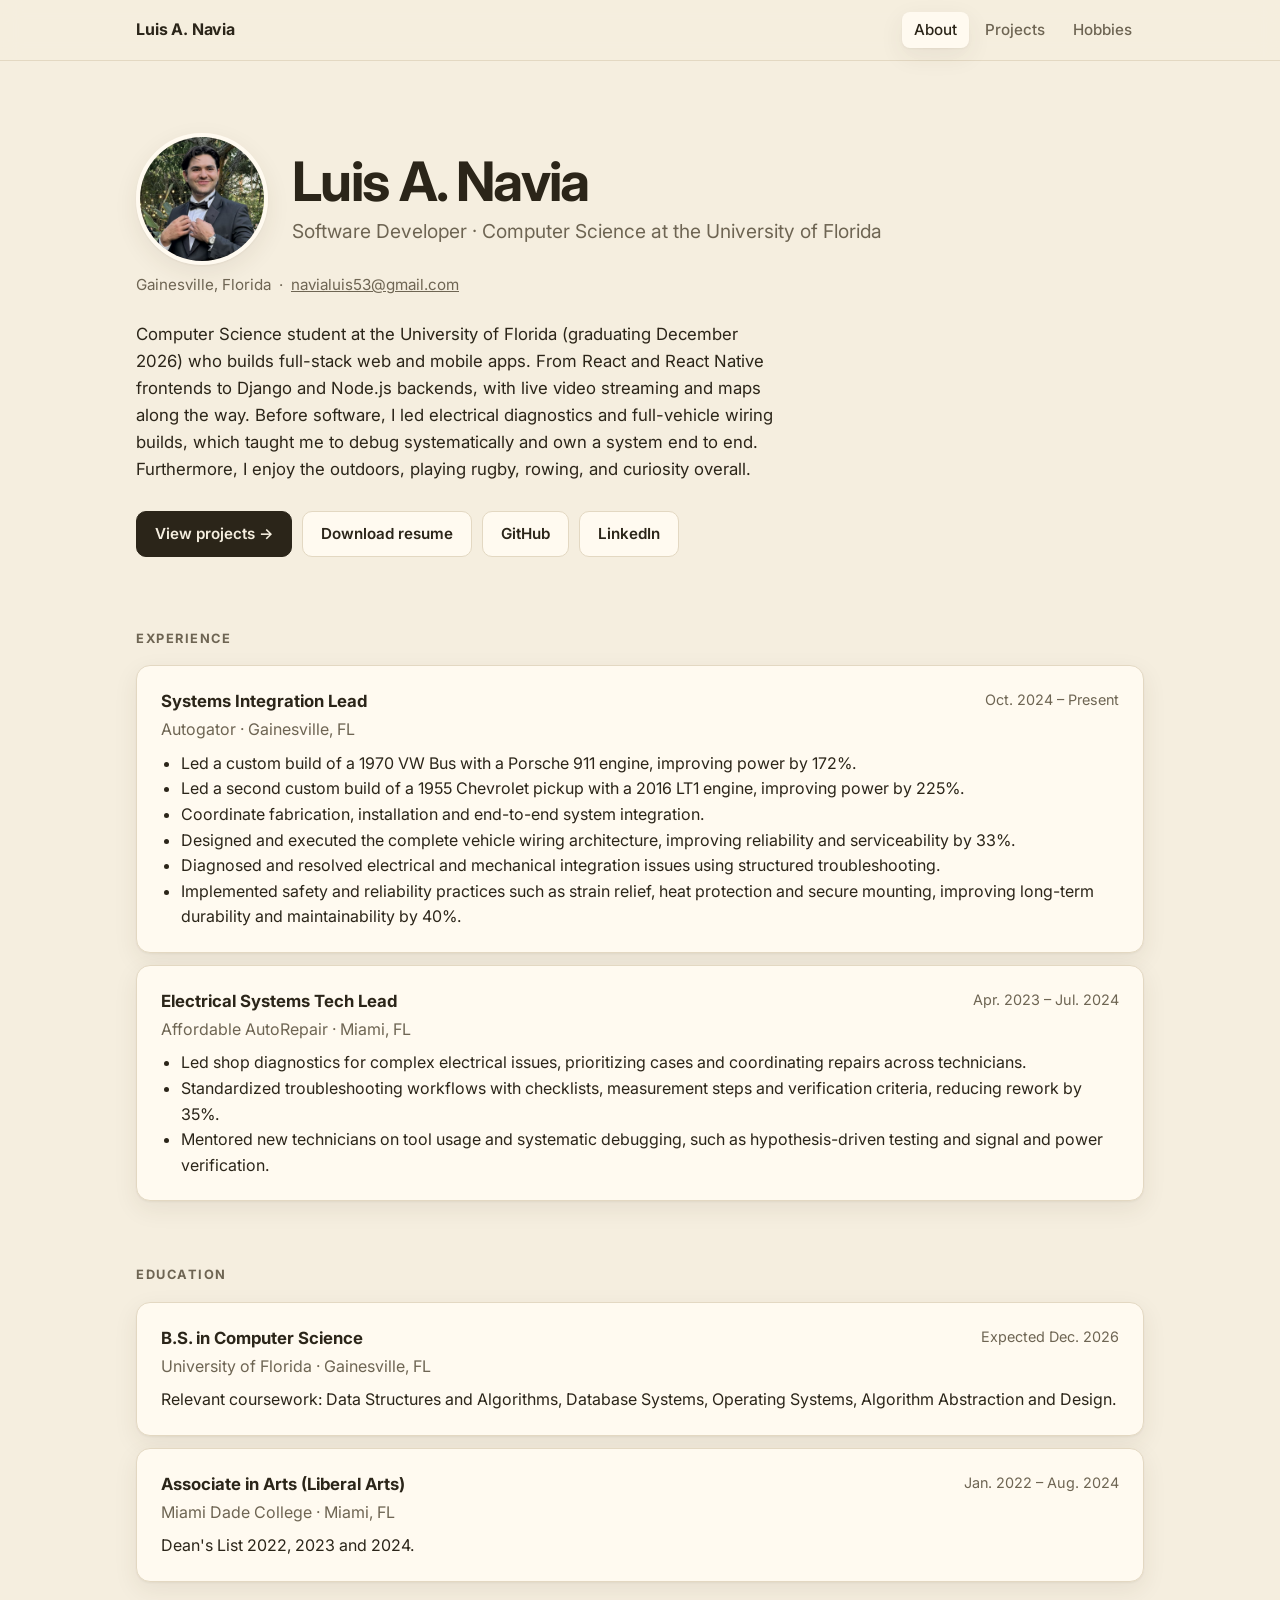
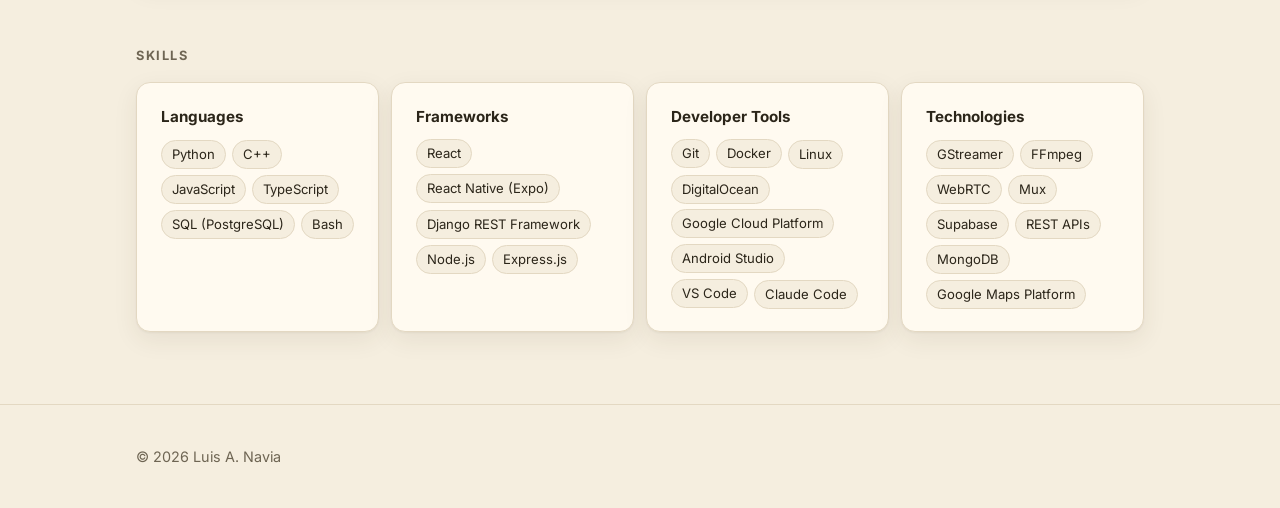
<file: index.html>
<!doctype html>
<html lang="en">
<head>
  <meta charset="UTF-8" />
  <meta name="viewport" content="width=device-width, initial-scale=1.0" />
  <title>Luis A. Navia</title>
  <link rel="canonical" href="https://alfredonavia.com/" />
  <meta name="description" content="Luis A. Navia — software developer in Gainesville, Florida. Resume and projects." />
  <meta property="og:type" content="website" />
  <meta property="og:site_name" content="Luis A. Navia" />
  <meta property="og:title" content="Luis A. Navia" />
  <meta property="og:description" content="Luis A. Navia — software developer in Gainesville, Florida. Resume and projects." />
  <meta name="twitter:card" content="summary" />
  <link rel="icon" href="/favicon.svg" type="image/svg+xml" />
  <meta property="og:url" content="https://alfredonavia.com/" />
  <link rel="preconnect" href="https://fonts.googleapis.com" />
  <link rel="preconnect" href="https://fonts.gstatic.com" crossorigin />
  <link href="https://fonts.googleapis.com/css2?family=Inter:wght@400;500;600;700;800&display=swap" rel="stylesheet" />
  <link rel="stylesheet" href="css/style.css" />
</head>
<body data-page="home">
  <main class="wrap" id="content"></main>
  <script src="js/data.js"></script>
  <script src="js/site.js"></script>
</body>
</html>
</file>
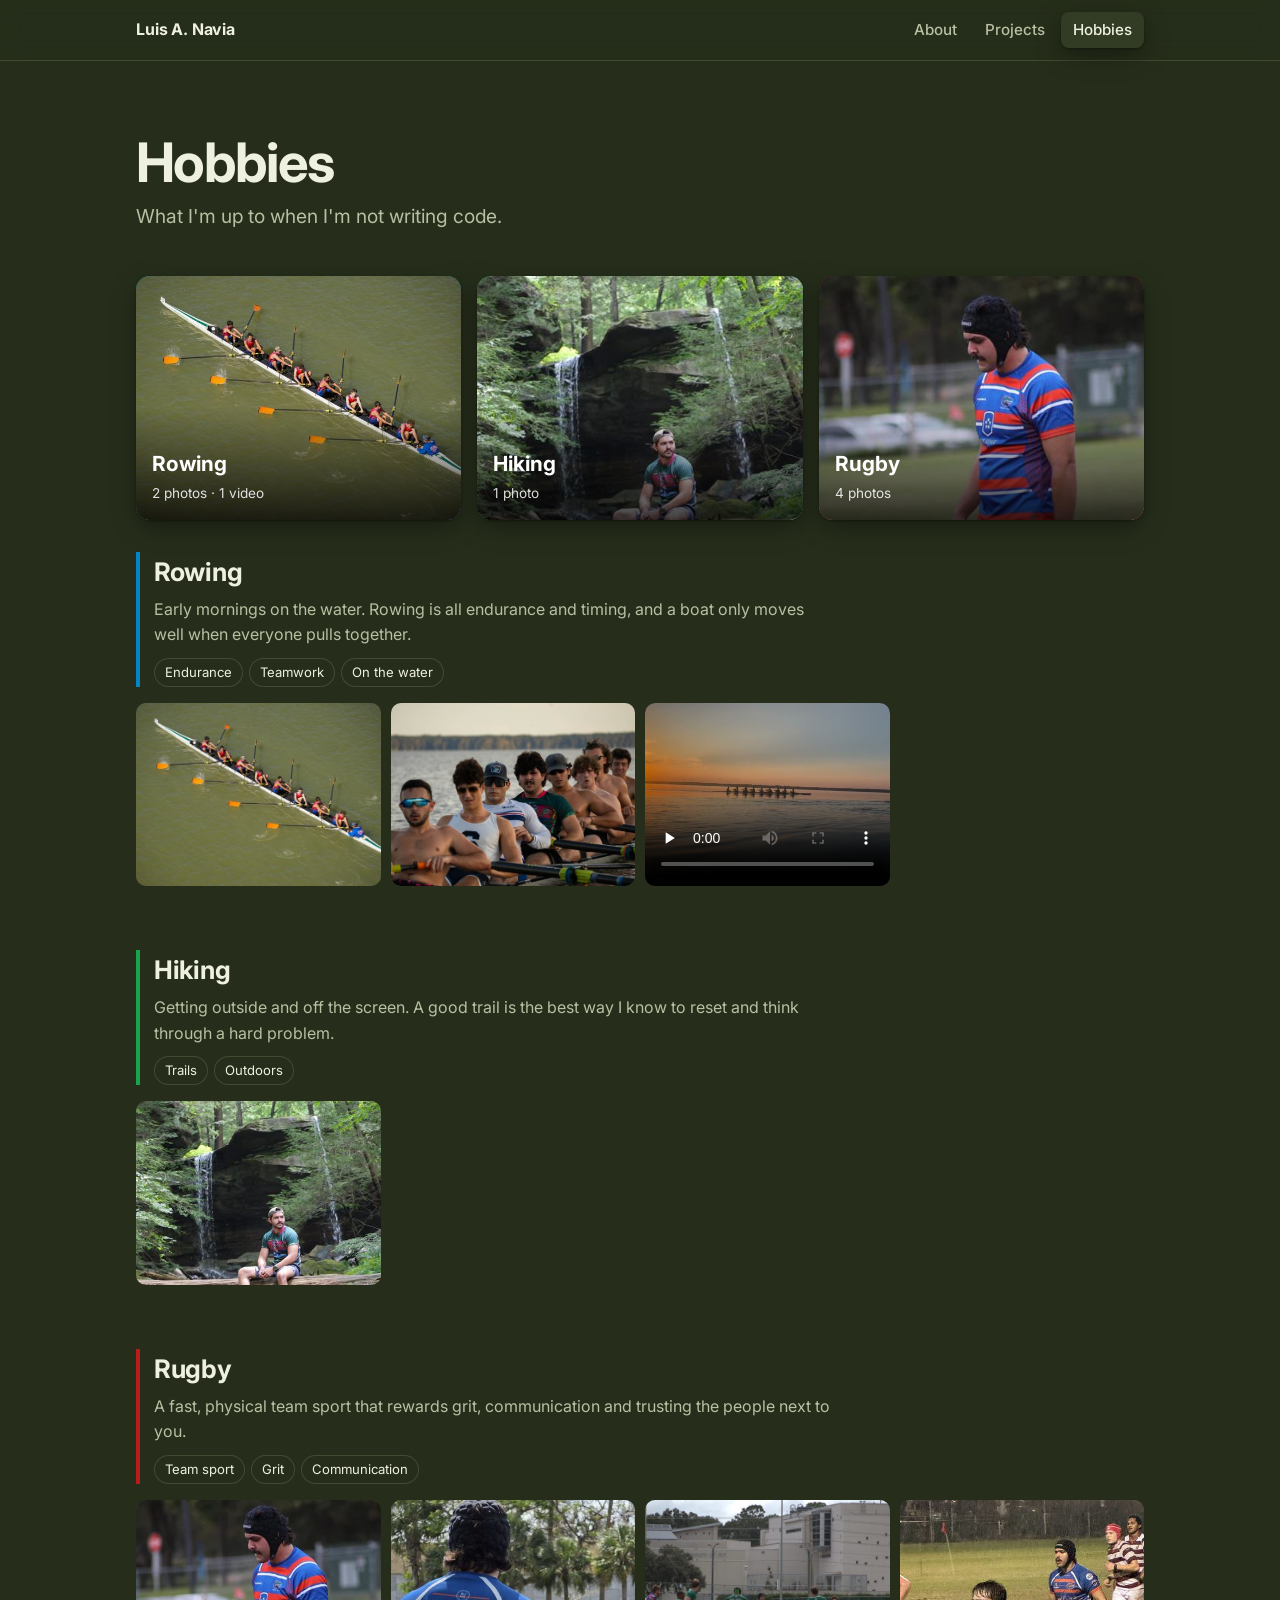
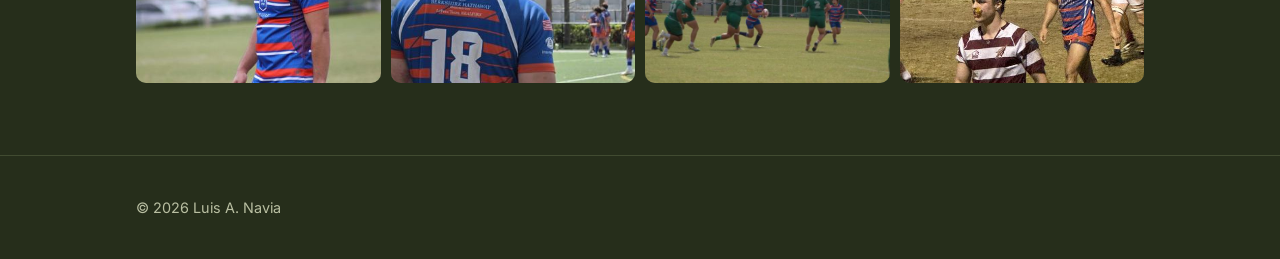
<file: hobbies.html>
<!doctype html>
<html lang="en">
<head>
  <meta charset="UTF-8" />
  <meta name="viewport" content="width=device-width, initial-scale=1.0" />
  <title>Hobbies — Luis A. Navia</title>
  <link rel="canonical" href="https://alfredonavia.com/hobbies" />
  <meta name="description" content="What Luis A. Navia does outside of code." />
  <meta property="og:type" content="website" />
  <meta property="og:site_name" content="Luis A. Navia" />
  <meta property="og:title" content="Hobbies — Luis A. Navia" />
  <meta property="og:description" content="What Luis A. Navia does outside of code." />
  <meta name="twitter:card" content="summary" />
  <link rel="icon" href="/favicon.svg" type="image/svg+xml" />
  <meta property="og:url" content="https://alfredonavia.com/hobbies" />
  <link rel="preconnect" href="https://fonts.googleapis.com" />
  <link rel="preconnect" href="https://fonts.gstatic.com" crossorigin />
  <link href="https://fonts.googleapis.com/css2?family=Inter:wght@400;500;600;700;800&display=swap" rel="stylesheet" />
  <link rel="stylesheet" href="css/style.css" />
</head>
<body data-page="hobbies">
  <main class="wrap" id="content"></main>
  <script src="js/data.js"></script>
  <script src="js/site.js"></script>
</body>
</html>
</file>
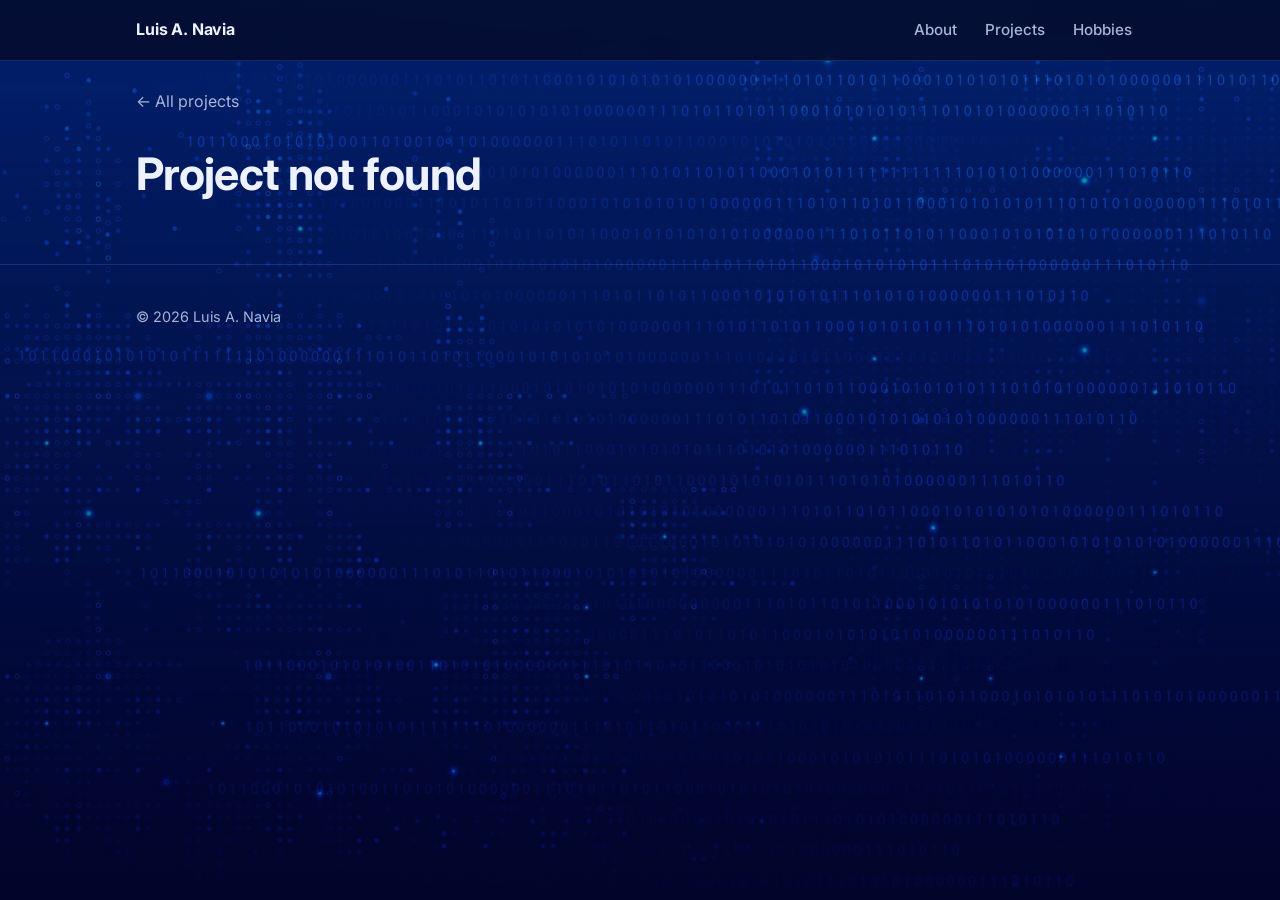
<file: project.html>
<!doctype html>
<html lang="en">
<head>
  <meta charset="UTF-8" />
  <meta name="viewport" content="width=device-width, initial-scale=1.0" />
  <title>Project — Luis A. Navia</title>
  <meta name="description" content="A project by Luis A. Navia." />
  <meta property="og:type" content="website" />
  <meta property="og:site_name" content="Luis A. Navia" />
  <meta property="og:title" content="Project — Luis A. Navia" />
  <meta property="og:description" content="A project by Luis A. Navia." />
  <meta name="twitter:card" content="summary" />
  <link rel="icon" href="/favicon.svg" type="image/svg+xml" />
  <link rel="preconnect" href="https://fonts.googleapis.com" />
  <link rel="preconnect" href="https://fonts.gstatic.com" crossorigin />
  <link href="https://fonts.googleapis.com/css2?family=Inter:wght@400;500;600;700;800&display=swap" rel="stylesheet" />
  <link rel="stylesheet" href="css/style.css" />
</head>
<body data-page="project">
  <main class="wrap" id="content"></main>
  <script src="js/data.js"></script>
  <script src="js/site.js"></script>
</body>
</html>
</file>
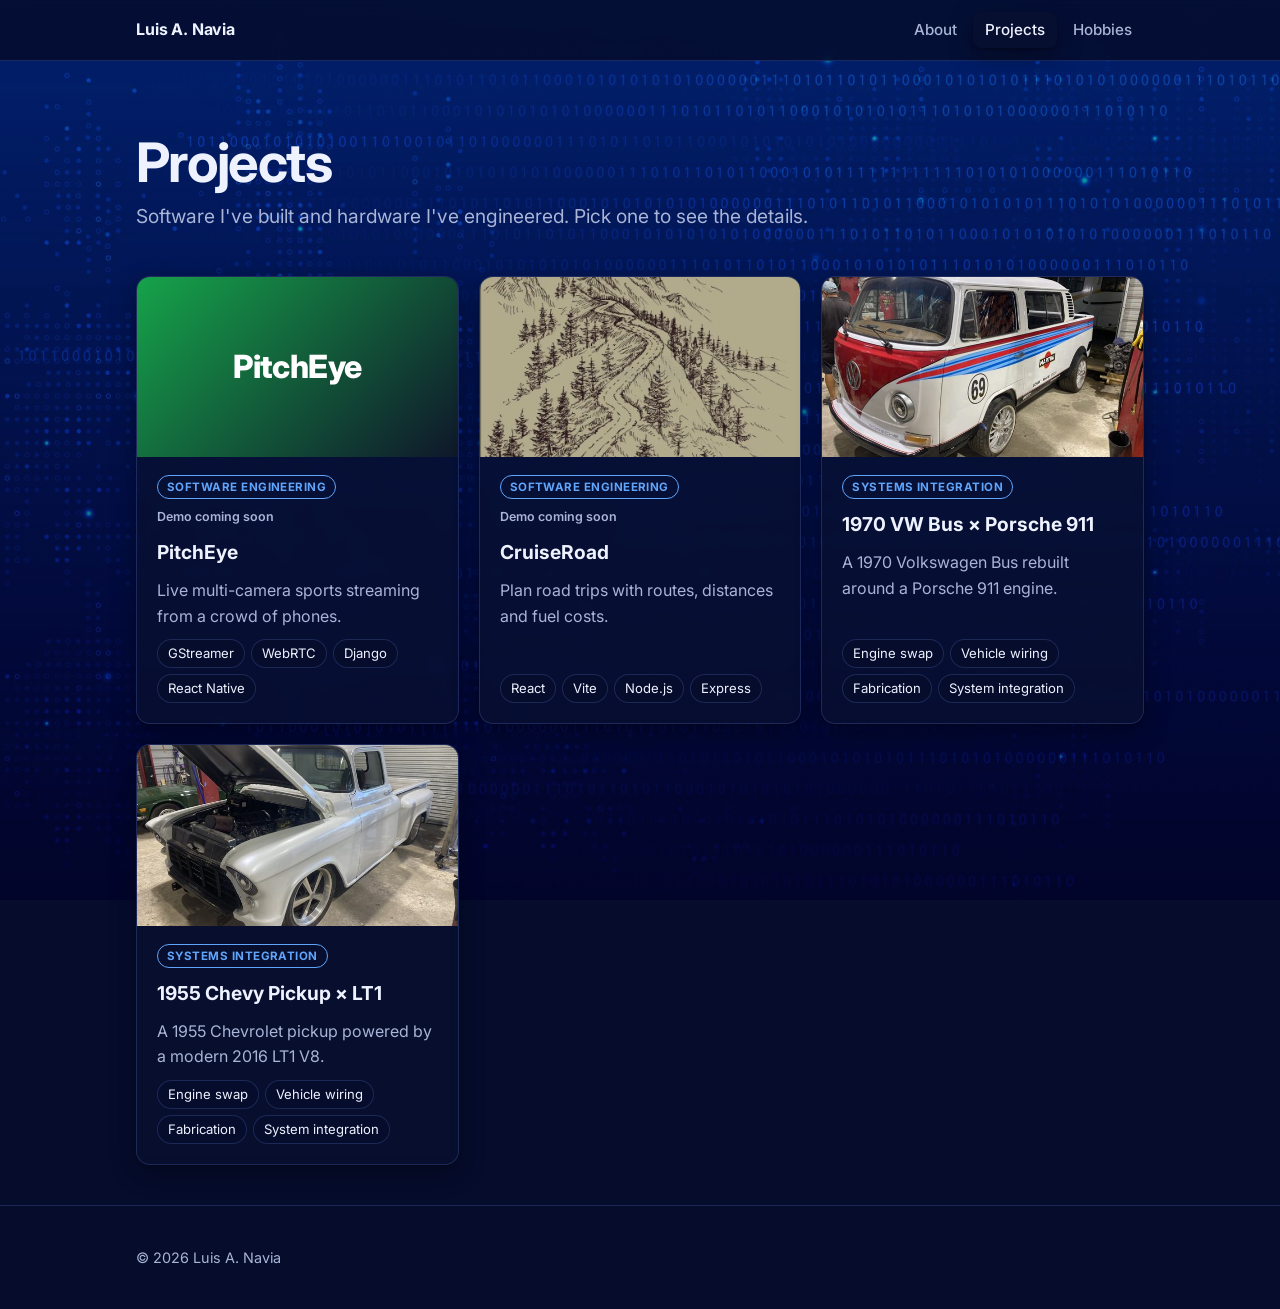
<file: projects.html>
<!doctype html>
<html lang="en">
<head>
  <meta charset="UTF-8" />
  <meta name="viewport" content="width=device-width, initial-scale=1.0" />
  <title>Projects — Luis A. Navia</title>
  <link rel="canonical" href="https://alfredonavia.com/projects" />
  <meta name="description" content="Projects by Luis A. Navia: software (PitchEye, CruiseRoad) and custom vehicle builds." />
  <meta property="og:type" content="website" />
  <meta property="og:site_name" content="Luis A. Navia" />
  <meta property="og:title" content="Projects — Luis A. Navia" />
  <meta property="og:description" content="Projects by Luis A. Navia: software (PitchEye, CruiseRoad) and custom vehicle builds." />
  <meta name="twitter:card" content="summary" />
  <link rel="icon" href="/favicon.svg" type="image/svg+xml" />
  <meta property="og:url" content="https://alfredonavia.com/projects" />
  <link rel="preconnect" href="https://fonts.googleapis.com" />
  <link rel="preconnect" href="https://fonts.gstatic.com" crossorigin />
  <link href="https://fonts.googleapis.com/css2?family=Inter:wght@400;500;600;700;800&display=swap" rel="stylesheet" />
  <link rel="stylesheet" href="css/style.css" />
</head>
<body data-page="projects">
  <main class="wrap" id="content"></main>
  <script src="js/data.js"></script>
  <script src="js/site.js"></script>
</body>
</html>
</file>
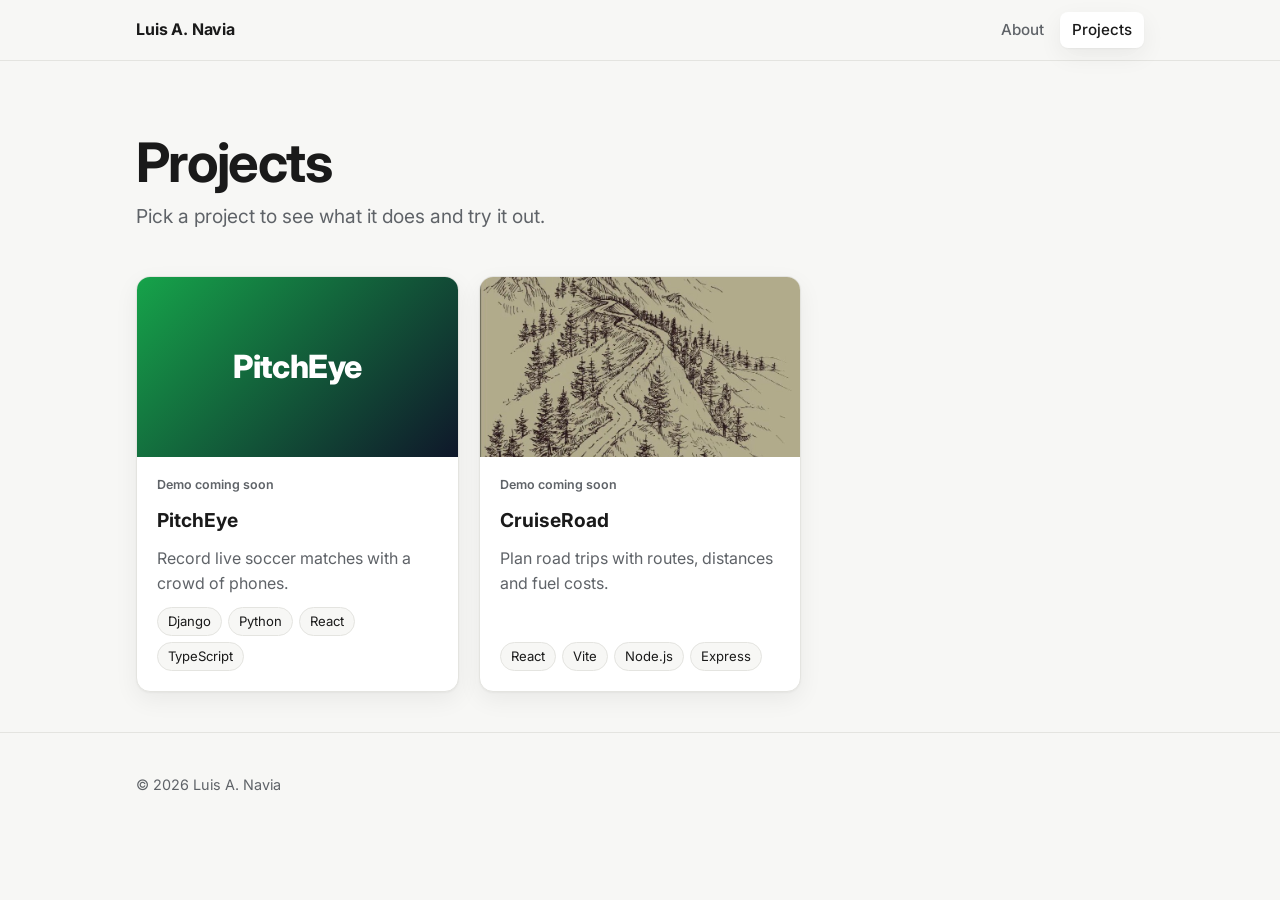
<file: portfolio/projects.html>
<!doctype html>
<html lang="en">
<head>
  <meta charset="UTF-8" />
  <meta name="viewport" content="width=device-width, initial-scale=1.0" />
  <title>Projects — Luis A. Navia</title>
  <link rel="canonical" href="https://alfredonavia.com/projects" />
  <meta name="description" content="Projects by Luis A. Navia, including PitchEye and CruiseRoad." />
  <meta property="og:type" content="website" />
  <meta property="og:site_name" content="Luis A. Navia" />
  <meta property="og:title" content="Projects — Luis A. Navia" />
  <meta property="og:description" content="Projects by Luis A. Navia, including PitchEye and CruiseRoad." />
  <meta name="twitter:card" content="summary" />
  <link rel="icon" href="/favicon.svg" type="image/svg+xml" />
  <meta property="og:url" content="https://alfredonavia.com/projects" />
  <link rel="preconnect" href="https://fonts.googleapis.com" />
  <link rel="preconnect" href="https://fonts.gstatic.com" crossorigin />
  <link href="https://fonts.googleapis.com/css2?family=Inter:wght@400;500;600;700;800&display=swap" rel="stylesheet" />
  <link rel="stylesheet" href="css/style.css" />
</head>
<body data-page="projects">
  <main class="wrap" id="content"></main>
  <script src="js/data.js"></script>
  <script src="js/site.js"></script>
</body>
</html>
</file>
<file: css/style.css>
:root {
  /* Each page has its own theme, picked by <body data-page="...">.
     Default (About page): creamy off-white. */
  color-scheme: light;
  --bg: #f5eedf;
  --surface: #fffaf0;
  --text: #2b2519;
  --muted: #6e6553;
  --border: #e3d8c2;
  --accent: #1d4ed8;
  --radius: 14px;
  --shadow: 0 1px 2px rgba(60, 45, 20, 0.05), 0 8px 24px rgba(60, 45, 20, 0.08);
  --max: 1040px;
}

/* Projects grid + project pages: dark blue over the binary-code image. */
body[data-page="projects"],
body[data-page="project"] {
  color-scheme: dark;
  --bg: #050c2c;
  --surface: rgba(8, 16, 48, 0.78);
  --text: #eef2ff;
  --muted: #a9b4d6;
  --border: rgba(120, 150, 255, 0.2);
  --shadow: 0 1px 2px rgba(0, 0, 0, 0.3), 0 8px 24px rgba(0, 0, 0, 0.35);
}
/* Not set on project pages: there each project's own accent (set on <html> by site.js) is used. */
body[data-page="projects"] { --accent: #60a5fa; }

/* Hobbies: dark military green. */
body[data-page="hobbies"] {
  color-scheme: dark;
  --bg: #262e1b;
  --surface: #323c25;
  --text: #eef0e0;
  --muted: #b9bfa2;
  --border: rgba(190, 205, 150, 0.18);
  --accent: #a8bd6e;
  --shadow: 0 1px 2px rgba(0, 0, 0, 0.3), 0 8px 24px rgba(0, 0, 0, 0.35);
}

* { box-sizing: border-box; }

html { scroll-behavior: smooth; }

/* Projects pages: fixed full-screen background image (a pseudo-element, because
   background-attachment: fixed doesn't work on iOS). */
body[data-page="projects"]::before,
body[data-page="project"]::before {
  content: "";
  position: fixed;
  inset: 0;
  z-index: -1;
  background:
    linear-gradient(rgba(3, 8, 30, 0.35), rgba(3, 8, 30, 0.55)),
    url("../assets/img/bg.jpg") center / cover no-repeat,
    var(--bg);
}

body {
  margin: 0;
  background: var(--bg);
  color: var(--text);
  font-family: "Inter", system-ui, -apple-system, "Segoe UI", sans-serif;
  line-height: 1.6;
  -webkit-font-smoothing: antialiased;
}

a { color: inherit; }

.wrap {
  max-width: var(--max);
  margin: 0 auto;
  padding: 0 16px;
}

/* Header */
.site-header {
  position: sticky;
  top: 0;
  z-index: 10;
  background: color-mix(in srgb, var(--bg) 85%, transparent);
  backdrop-filter: blur(10px);
  border-bottom: 1px solid var(--border);
}
.site-header .wrap {
  display: flex;
  align-items: center;
  justify-content: space-between;
  height: 60px;
}
.logo {
  font-weight: 700;
  text-decoration: none;
  letter-spacing: -0.01em;
}
.nav { display: flex; gap: 4px; }
.nav a {
  text-decoration: none;
  color: var(--muted);
  padding: 6px 12px;
  border-radius: 8px;
  font-size: 0.95rem;
  font-weight: 500;
}
.nav a:hover { color: var(--text); background: var(--border); }
.nav a.active { color: var(--text); background: var(--surface); box-shadow: var(--shadow); }
.card, .project-card { backdrop-filter: blur(6px); }

/* Buttons */
.btn {
  display: inline-flex;
  align-items: center;
  gap: 8px;
  padding: 10px 18px;
  border-radius: 10px;
  border: 1px solid var(--border);
  background: var(--surface);
  color: var(--text);
  text-decoration: none;
  font-weight: 600;
  font-size: 0.95rem;
  cursor: pointer;
}
.btn:hover { border-color: var(--muted); }
.btn.primary { background: var(--text); color: var(--bg); border-color: var(--text); }
.btn.primary:hover { opacity: 0.88; }
.btn[aria-disabled="true"] { opacity: 0.45; pointer-events: none; }
.btn-row { display: flex; flex-wrap: wrap; gap: 10px; }

/* Hero */
.hero { padding: 72px 0 40px; }
.hero h1 {
  font-size: clamp(2.2rem, 6vw, 3.4rem);
  line-height: 1.1;
  letter-spacing: -0.03em;
  margin: 0 0 8px;
}
.hero .title { font-size: 1.2rem; color: var(--muted); margin: 0 0 20px; }
.hero .summary { max-width: 640px; font-size: 1.05rem; margin: 0 0 28px; }
.meta { color: var(--muted); font-size: 0.95rem; margin-bottom: 24px; }
.meta span + span::before { content: "·"; margin: 0 8px; }

/* Sections */
section { padding: 32px 0; }
section h2 {
  font-size: 0.8rem;
  text-transform: uppercase;
  letter-spacing: 0.12em;
  color: var(--muted);
  margin: 0 0 16px;
}

.card {
  background: var(--surface);
  border: 1px solid var(--border);
  border-radius: var(--radius);
  padding: 22px 24px;
  box-shadow: var(--shadow);
}
.stack > * + * { margin-top: 12px; }

.entry-head {
  display: flex;
  justify-content: space-between;
  flex-wrap: wrap;
  gap: 4px 16px;
}
.entry-head h3 { margin: 0; font-size: 1.05rem; }
.entry-head .dates { color: var(--muted); font-size: 0.9rem; }
.entry-org { color: var(--muted); margin: 2px 0 8px; }
.entry ul { margin: 0; padding-left: 20px; }

.skills { display: grid; grid-template-columns: repeat(auto-fit, minmax(220px, 1fr)); gap: 12px; }
.skills h3 { margin: 0 0 10px; font-size: 0.95rem; }

.tags { display: flex; flex-wrap: wrap; gap: 6px; padding: 0; margin: 0; list-style: none; }
.tags li {
  font-size: 0.82rem;
  padding: 3px 10px;
  border-radius: 999px;
  background: var(--bg);
  border: 1px solid var(--border);
}

/* Project grid */
.projects-grid {
  display: grid;
  grid-template-columns: repeat(auto-fill, minmax(300px, 1fr));
  gap: 20px;
}
.project-card {
  display: flex;
  flex-direction: column;
  background: var(--surface);
  border: 1px solid var(--border);
  border-radius: var(--radius);
  overflow: hidden;
  text-decoration: none;
  box-shadow: var(--shadow);
  transition: transform 0.15s ease, border-color 0.15s ease;
}
.project-card:hover { transform: translateY(-3px); border-color: var(--muted); }
.project-cover {
  aspect-ratio: 16 / 9;
  background: var(--accent);
  background-size: cover;
  background-position: center;
  display: grid;
  place-items: center;
  color: #fff;
  font-size: 2rem;
  font-weight: 800;
  letter-spacing: -0.02em;
}
.project-body { padding: 18px 20px 20px; display: flex; flex-direction: column; gap: 10px; flex: 1; }
.project-body h3 { margin: 0; font-size: 1.2rem; }
.project-body p { margin: 0; color: var(--muted); }
.project-body .tags { margin-top: auto; }
.status {
  font-size: 0.78rem;
  font-weight: 600;
  color: var(--muted);
}
.status.live { color: #16a34a; }
.card-labels { display: flex; flex-wrap: wrap; align-items: center; gap: 8px; }
.category {
  display: inline-block;
  font-size: 0.72rem;
  font-weight: 700;
  letter-spacing: 0.04em;
  text-transform: uppercase;
  color: var(--accent);
  border: 1px solid currentColor;
  border-radius: 999px;
  padding: 2px 9px;
}
.detail-hero .category { margin-bottom: 10px; }

/* Project detail */
.back { display: inline-block; margin: 28px 0 0; color: var(--muted); text-decoration: none; }
.back:hover { color: var(--text); }
.detail-hero { padding: 24px 0 8px; }
.detail-hero h1 { font-size: clamp(2rem, 5vw, 2.8rem); margin: 0 0 6px; letter-spacing: -0.02em; }
.detail-hero .tagline { color: var(--muted); font-size: 1.15rem; margin: 0 0 20px; }
.detail-grid { display: grid; grid-template-columns: 2fr 1fr; gap: 20px; }
@media (max-width: 760px) { .detail-grid { grid-template-columns: 1fr; } }
.detail-grid ul { margin: 0; padding-left: 20px; }

.demo-frame {
  width: 100%;
  height: 70vh;
  min-height: 420px;
  border: 1px solid var(--border);
  border-radius: var(--radius);
  background: var(--surface);
}
.demo-empty {
  text-align: center;
  color: var(--muted);
  padding: 40px 24px;
}

.site-footer { padding: 40px 0; color: var(--muted); font-size: 0.9rem; border-top: 1px solid var(--border); margin-top: 40px; }

/* ---------- Hobbies: overview tiles + one section per hobby ---------- */
.hobby-overview {
  display: grid;
  grid-template-columns: repeat(auto-fit, minmax(220px, 1fr));
  gap: 16px;
}
.hobby-tile {
  position: relative;
  display: block;
  aspect-ratio: 4 / 3;
  border-radius: var(--radius);
  overflow: hidden;
  color: #fff;
  text-decoration: none;
  box-shadow: var(--shadow);
  background: var(--tile-accent);
}
.hobby-tile-img {
  position: absolute;
  inset: 0;
  background-size: cover;
  background-position: center 25%;
  transition: transform 0.3s ease;
}
.hobby-tile:hover .hobby-tile-img { transform: scale(1.04); }
.hobby-tile-body {
  position: absolute;
  inset: auto 0 0 0;
  padding: 40px 16px 14px;
  background: linear-gradient(transparent, rgba(0, 0, 0, 0.75));
}
.hobby-tile-body h3 { margin: 0; font-size: 1.3rem; }
.hobby-tile-body span { font-size: 0.85rem; opacity: 0.85; }

.hobby { scroll-margin-top: 80px; }
.hobby-head { border-left: 4px solid var(--accent); padding-left: 14px; margin-bottom: 16px; }
.hobby .hobby-head h2 { margin: 0 0 4px; font-size: 1.6rem; text-transform: none; letter-spacing: -0.01em; color: var(--text); }
.hobby-head p { margin: 0 0 10px; color: var(--muted); max-width: 680px; }

/* ---------- Gallery grid (hobbies and project pages) ---------- */
.media-grid {
  display: grid;
  grid-template-columns: repeat(auto-fill, minmax(200px, 1fr));
  gap: 10px;
}
.media-item {
  margin: 0;
  aspect-ratio: 4 / 3;
  border-radius: 10px;
  overflow: hidden;
  background: var(--border);
}
.media-item img,
.media-item video { width: 100%; height: 100%; object-fit: cover; object-position: center 30%; display: block; }
.media-item video { background: #000; }
.media-open { all: unset; display: block; width: 100%; height: 100%; cursor: zoom-in; }
.media-open:focus-visible { outline: 3px solid var(--accent); outline-offset: -3px; }
.media-open img { transition: transform 0.25s ease; }
.media-open:hover img { transform: scale(1.04); }

/* ---------- Lightbox ---------- */
.lightbox {
  position: fixed;
  inset: 0;
  z-index: 100;
  display: flex;
  align-items: center;
  justify-content: center;
  gap: 8px;
  padding: 16px;
  background: rgba(0, 0, 0, 0.9);
}
.lightbox[hidden] { display: none; }
.lightbox figure { margin: 0; max-width: min(1200px, 100%); text-align: center; }
.lightbox img { max-width: 100%; max-height: 82vh; border-radius: 8px; }
.lightbox figcaption { color: #ddd; margin-top: 10px; font-size: 0.95rem; }
.lightbox button {
  background: rgba(255, 255, 255, 0.12);
  color: #fff;
  border: 0;
  border-radius: 999px;
  width: 44px;
  height: 44px;
  font-size: 1.6rem;
  line-height: 1;
  cursor: pointer;
  flex: none;
}
.lightbox button:hover { background: rgba(255, 255, 255, 0.25); }
.lightbox button[hidden] { display: none; }
.lb-close { position: absolute; top: 16px; right: 16px; }
@media (max-width: 640px) {
  .hobby-overview { grid-template-columns: repeat(3, 1fr); gap: 8px; }
  .hobby-tile { aspect-ratio: 3 / 4; }
  .hobby-tile-body { padding: 24px 8px 8px; }
  .hobby-tile-body h3 { font-size: 0.95rem; }
  .hobby-tile-body span { display: none; }
  .media-grid { grid-template-columns: repeat(2, 1fr); gap: 8px; }
  .lb-prev, .lb-next { position: absolute; bottom: 24px; }
  .lb-prev { left: calc(50% - 56px); }
  .lb-next { right: calc(50% - 56px); }
}

/* ---------- Embedded video (e.g. PitchEye field test) ---------- */
.field-test p { margin-top: 0; max-width: 680px; }
.video-embed {
  position: relative;
  aspect-ratio: 16 / 9;
  margin: 0 0 16px;
  border-radius: 10px;
  overflow: hidden;
  background: #000;
}
.video-embed iframe { position: absolute; inset: 0; width: 100%; height: 100%; border: 0; }

/* ---------- About page: headshot next to the name ---------- */
.hero-top { display: flex; align-items: center; gap: 24px; margin-bottom: 8px; }
.hero-top h1 { margin-bottom: 4px; }
.hero-top .title { margin-bottom: 0; }
.avatar {
  width: 132px;
  height: 132px;
  border-radius: 50%;
  object-fit: cover;
  flex: none;
  border: 4px solid var(--surface);
  box-shadow: var(--shadow);
}
@media (max-width: 640px) {
  .hero-top { gap: 16px; }
  .avatar { width: 88px; height: 88px; border-width: 3px; }
}
</file>
<file: portfolio/css/style.css>
:root {
  --bg: #f7f7f5;
  --surface: #ffffff;
  --text: #1a1a1a;
  --muted: #5f6368;
  --border: #e4e4e0;
  --accent: #2563eb;
  --radius: 14px;
  --shadow: 0 1px 2px rgba(0, 0, 0, 0.04), 0 8px 24px rgba(0, 0, 0, 0.06);
  --max: 1040px;
}

@media (prefers-color-scheme: dark) {
  :root {
    --bg: #0f1012;
    --surface: #17181b;
    --text: #ececec;
    --muted: #9aa0a6;
    --border: #2a2c30;
    --accent: #60a5fa;
    --shadow: 0 1px 2px rgba(0, 0, 0, 0.3), 0 8px 24px rgba(0, 0, 0, 0.35);
  }
}

* { box-sizing: border-box; }

html { scroll-behavior: smooth; }

body {
  margin: 0;
  background: var(--bg);
  color: var(--text);
  font-family: "Inter", system-ui, -apple-system, "Segoe UI", sans-serif;
  line-height: 1.6;
  -webkit-font-smoothing: antialiased;
}

a { color: inherit; }

.wrap {
  max-width: var(--max);
  margin: 0 auto;
  padding: 0 16px;
}

/* Header */
.site-header {
  position: sticky;
  top: 0;
  z-index: 10;
  background: color-mix(in srgb, var(--bg) 85%, transparent);
  backdrop-filter: blur(10px);
  border-bottom: 1px solid var(--border);
}
.site-header .wrap {
  display: flex;
  align-items: center;
  justify-content: space-between;
  height: 60px;
}
.logo {
  font-weight: 700;
  text-decoration: none;
  letter-spacing: -0.01em;
}
.nav { display: flex; gap: 4px; }
.nav a {
  text-decoration: none;
  color: var(--muted);
  padding: 6px 12px;
  border-radius: 8px;
  font-size: 0.95rem;
  font-weight: 500;
}
.nav a:hover { color: var(--text); background: var(--border); }
.nav a.active { color: var(--text); background: var(--surface); box-shadow: var(--shadow); }

/* Buttons */
.btn {
  display: inline-flex;
  align-items: center;
  gap: 8px;
  padding: 10px 18px;
  border-radius: 10px;
  border: 1px solid var(--border);
  background: var(--surface);
  color: var(--text);
  text-decoration: none;
  font-weight: 600;
  font-size: 0.95rem;
  cursor: pointer;
}
.btn:hover { border-color: var(--muted); }
.btn.primary { background: var(--text); color: var(--bg); border-color: var(--text); }
.btn.primary:hover { opacity: 0.88; }
.btn[aria-disabled="true"] { opacity: 0.45; pointer-events: none; }
.btn-row { display: flex; flex-wrap: wrap; gap: 10px; }

/* Hero */
.hero { padding: 72px 0 40px; }
.hero h1 {
  font-size: clamp(2.2rem, 6vw, 3.4rem);
  line-height: 1.1;
  letter-spacing: -0.03em;
  margin: 0 0 8px;
}
.hero .title { font-size: 1.2rem; color: var(--muted); margin: 0 0 20px; }
.hero .summary { max-width: 640px; font-size: 1.05rem; margin: 0 0 28px; }
.meta { color: var(--muted); font-size: 0.95rem; margin-bottom: 24px; }
.meta span + span::before { content: "·"; margin: 0 8px; }

/* Sections */
section { padding: 32px 0; }
section h2 {
  font-size: 0.8rem;
  text-transform: uppercase;
  letter-spacing: 0.12em;
  color: var(--muted);
  margin: 0 0 16px;
}

.card {
  background: var(--surface);
  border: 1px solid var(--border);
  border-radius: var(--radius);
  padding: 22px 24px;
  box-shadow: var(--shadow);
}
.stack > * + * { margin-top: 12px; }

.entry-head {
  display: flex;
  justify-content: space-between;
  flex-wrap: wrap;
  gap: 4px 16px;
}
.entry-head h3 { margin: 0; font-size: 1.05rem; }
.entry-head .dates { color: var(--muted); font-size: 0.9rem; }
.entry-org { color: var(--muted); margin: 2px 0 8px; }
.entry ul { margin: 0; padding-left: 20px; }

.skills { display: grid; grid-template-columns: repeat(auto-fit, minmax(220px, 1fr)); gap: 12px; }
.skills h3 { margin: 0 0 10px; font-size: 0.95rem; }

.tags { display: flex; flex-wrap: wrap; gap: 6px; padding: 0; margin: 0; list-style: none; }
.tags li {
  font-size: 0.82rem;
  padding: 3px 10px;
  border-radius: 999px;
  background: var(--bg);
  border: 1px solid var(--border);
}

/* Project grid */
.projects-grid {
  display: grid;
  grid-template-columns: repeat(auto-fill, minmax(300px, 1fr));
  gap: 20px;
}
.project-card {
  display: flex;
  flex-direction: column;
  background: var(--surface);
  border: 1px solid var(--border);
  border-radius: var(--radius);
  overflow: hidden;
  text-decoration: none;
  box-shadow: var(--shadow);
  transition: transform 0.15s ease, border-color 0.15s ease;
}
.project-card:hover { transform: translateY(-3px); border-color: var(--muted); }
.project-cover {
  aspect-ratio: 16 / 9;
  background: var(--accent);
  background-size: cover;
  background-position: center;
  display: grid;
  place-items: center;
  color: #fff;
  font-size: 2rem;
  font-weight: 800;
  letter-spacing: -0.02em;
}
.project-body { padding: 18px 20px 20px; display: flex; flex-direction: column; gap: 10px; flex: 1; }
.project-body h3 { margin: 0; font-size: 1.2rem; }
.project-body p { margin: 0; color: var(--muted); }
.project-body .tags { margin-top: auto; }
.status {
  font-size: 0.78rem;
  font-weight: 600;
  color: var(--muted);
}
.status.live { color: #16a34a; }

/* Project detail */
.back { display: inline-block; margin: 28px 0 0; color: var(--muted); text-decoration: none; }
.back:hover { color: var(--text); }
.detail-hero { padding: 24px 0 8px; }
.detail-hero h1 { font-size: clamp(2rem, 5vw, 2.8rem); margin: 0 0 6px; letter-spacing: -0.02em; }
.detail-hero .tagline { color: var(--muted); font-size: 1.15rem; margin: 0 0 20px; }
.detail-grid { display: grid; grid-template-columns: 2fr 1fr; gap: 20px; }
@media (max-width: 760px) { .detail-grid { grid-template-columns: 1fr; } }
.detail-grid ul { margin: 0; padding-left: 20px; }

.demo-frame {
  width: 100%;
  height: 70vh;
  min-height: 420px;
  border: 1px solid var(--border);
  border-radius: var(--radius);
  background: var(--surface);
}
.demo-empty {
  text-align: center;
  color: var(--muted);
  padding: 40px 24px;
}

.site-footer { padding: 40px 0; color: var(--muted); font-size: 0.9rem; border-top: 1px solid var(--border); margin-top: 40px; }
</file>
